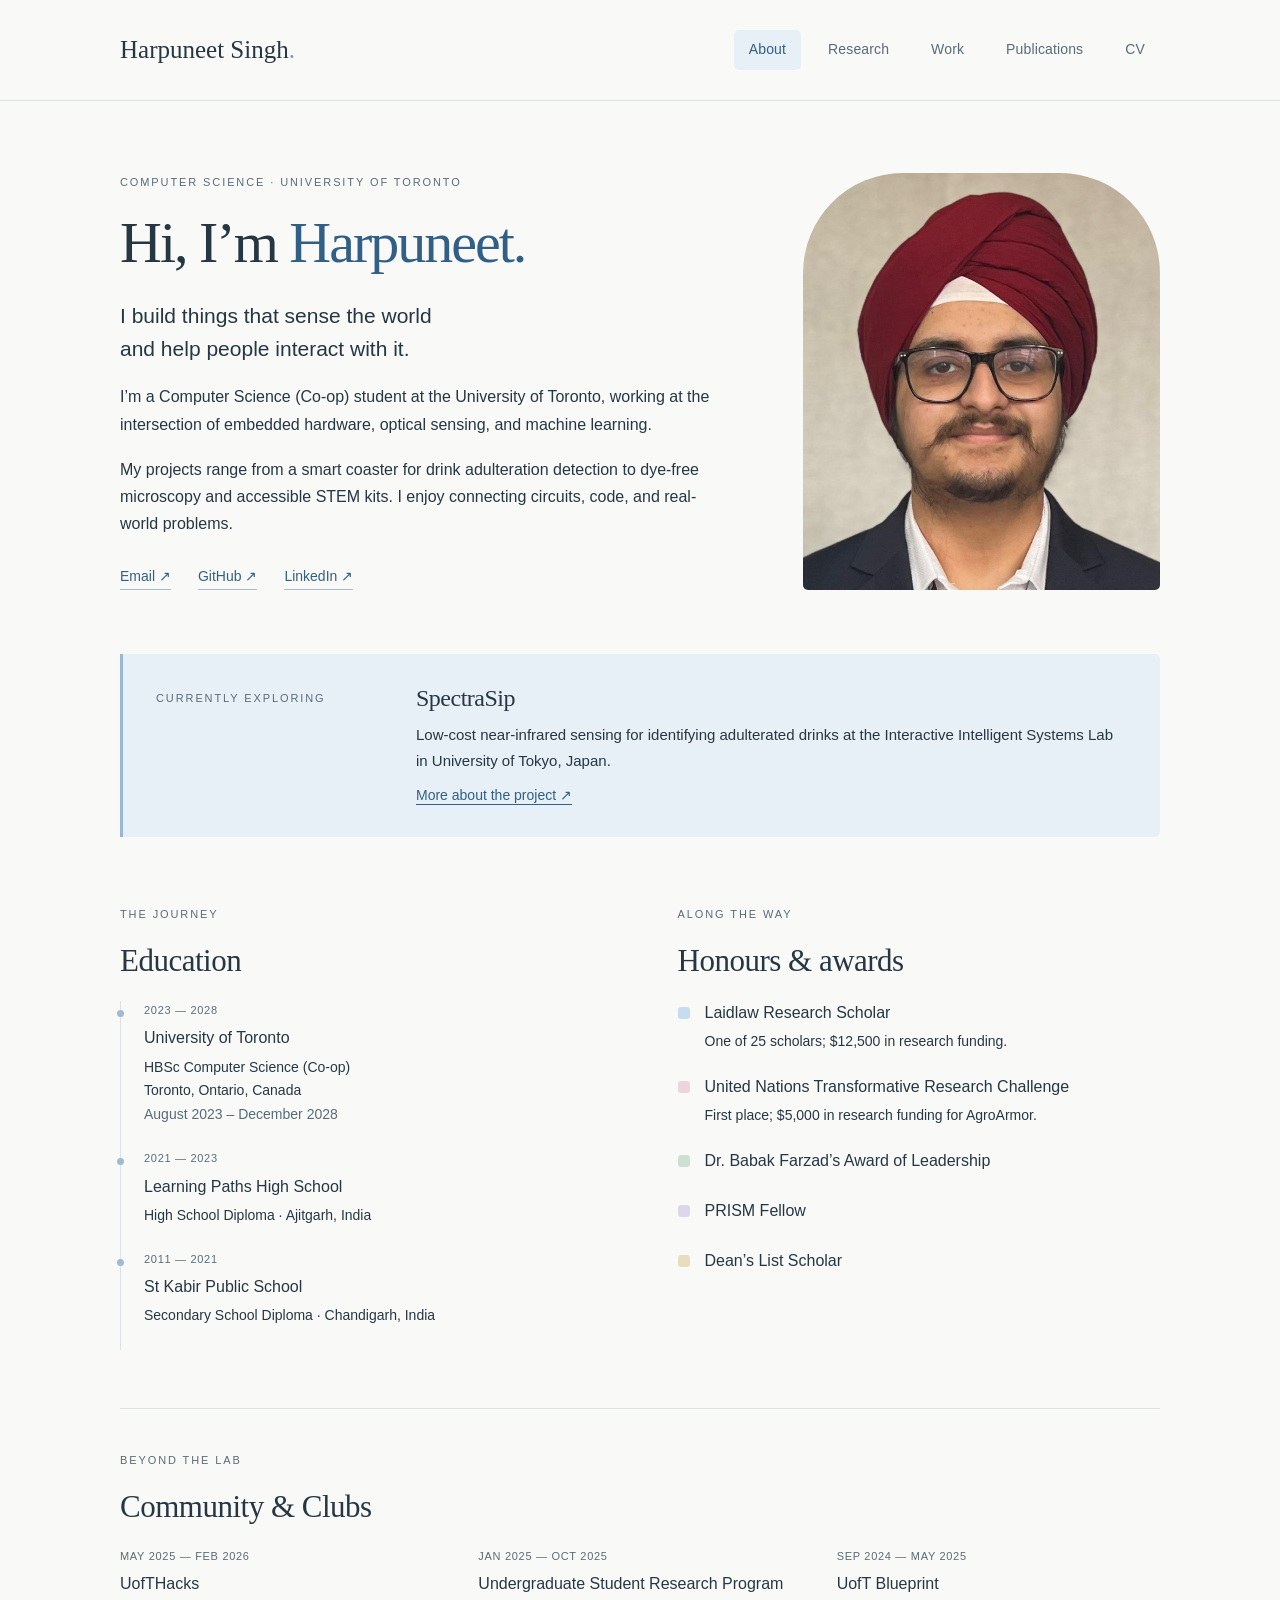
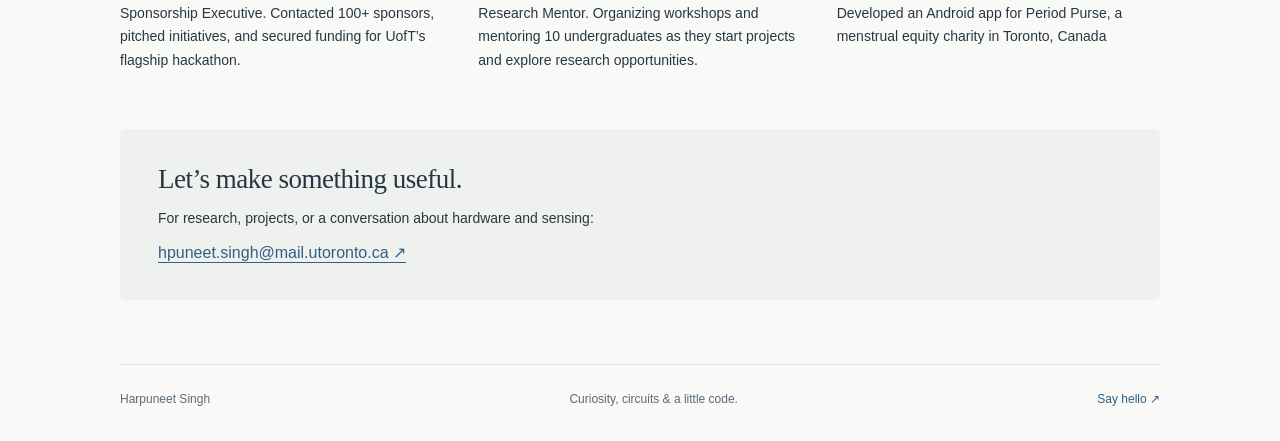
<file: index.html>
<!doctype html>
<html lang="en">
  <head>
    <meta charset="utf-8">
    <meta name="viewport" content="width=device-width,initial-scale=1">
    <meta name="description" content="Harpuneet Singh — University of Toronto computer science student working across sensing, embedded systems, and human-centred technology.">
    <meta name="theme-color" content="#f9faf8">
    <title>About · Harpuneet Singh</title>
    <link rel="icon" href="assets/favicon.svg" type="image/svg+xml">
    <link rel="stylesheet" href="assets/style.css">
    <script src="assets/site.js" defer></script>
  </head>
  <body>
    <a class="skip" href="#main">Skip to content</a>
    <header>
      <div class="header-inner">
        <a class="wordmark" href="index.html">Harpuneet Singh<span class="dot">.</span></a>
        <nav aria-label="Main navigation">
          <a href="index.html" aria-current="page">About</a>
          <a href="research.html">Research</a>
          <a href="work.html">Work</a>
          <a href="publications.html">Publications</a>
          <a href="cv.html">CV</a>
        </nav>
      </div>
    </header>
    <main id="main">
      <section class="intro">
        <div class="intro-copy">
          <p class="eyebrow">
            COMPUTER SCIENCE · UNIVERSITY OF TORONTO
          </p>
          <h1>
            Hi, I’m <span>Harpuneet.</span>
          </h1>
          <p class="lead">
            I build things that sense the world<br class="desktop"> and help people interact with it.
          </p>
          <p>
            I’m a Computer Science (Co-op) student at the University of Toronto, working at the intersection of <strong>embedded hardware, optical sensing, and machine learning.</strong>
          </p>
          <p>
            My projects range from a smart coaster for drink adulteration detection to dye-free microscopy and accessible STEM kits. I enjoy connecting circuits, code, and real-world problems.
          </p>
          <div class="contact-links">
            <a href="mailto:hpuneet.singh@mail.utoronto.ca">Email ↗</a>
            <a href="https://github.com/Harpuneet2005">GitHub ↗</a>
            <a href="https://www.linkedin.com/in/harpuneet2005/">LinkedIn ↗</a>
          </div>
        </div>
        <figure class="portrait">
          <img src="assets/images/portrait.jpg" alt="Headshot of Harpuneet Singh" width="660" height="769">
        </figure>
      </section>
      <section class="now">
        <span class="eyebrow">CURRENTLY EXPLORING</span>
        <div>
          <h2>
            SpectraSip
          </h2>
          <p>
            Low-cost near-infrared sensing for identifying adulterated drinks at the Interactive Intelligent Systems Lab in University of Tokyo, Japan.
          </p>
          <a href="research.html#spectrasip">More about the project <span aria-hidden="true">↗</span></a>
        </div>
      </section>
      <section class="about-grid">
        <div>
          <p class="eyebrow">
            THE JOURNEY
          </p>
          <h2>
            Education
          </h2>
          <div class="timeline">
            <article>
              <span class="date">2023 — 2028</span>
              <h3>
                University of Toronto
              </h3>
              <p>
                HBSc Computer Science (Co-op)<br>Toronto, Ontario, Canada<br><span class="muted">August 2023 – December 2028</span>
              </p>
            </article>
            <article>
              <span class="date">2021 — 2023</span>
              <h3>
                Learning Paths High School
              </h3>
              <p>
                High School Diploma · Ajitgarh, India
              </p>
            </article>
            <article>
              <span class="date">2011 — 2021</span>
              <h3>
                St Kabir Public School
              </h3>
              <p>
                Secondary School Diploma · Chandigarh, India
              </p>
            </article>
          </div>
        </div>
        <div>
          <p class="eyebrow">
            ALONG THE WAY
          </p>
          <h2>
            Honours & awards
          </h2>
          <ul class="award-list">
            <li>
              <span class="award-dot blue"></span>
              <div>
                <h3>
                  Laidlaw Research Scholar
                </h3>
                <p>
                  One of 25 scholars; $12,500 in research funding.
                </p>
              </div>
            </li>
            <li>
              <span class="award-dot pink"></span>
              <div>
                <h3>
                  United Nations Transformative Research Challenge
                </h3>
                <p>
                  First place; $5,000 in research funding for AgroArmor.
                </p>
              </div>
            </li>
            <li>
              <span class="award-dot sage"></span>
              <div>
                <h3>
                  Dr. Babak Farzad’s Award of Leadership
                </h3>
              </div>
            </li>
            <li>
              <span class="award-dot lavender"></span>
              <div>
                <h3>
                  PRISM Fellow
                </h3>
              </div>
            </li>
            <li>
              <span class="award-dot sand"></span>
              <div>
                <h3>
                  Dean’s List Scholar
                </h3>
              </div>
            </li>
          </ul>
        </div>
      </section>
      <section class="section-line">
        <p class="eyebrow">
          BEYOND THE LAB
        </p>
        <h2>
          Community & Clubs
        </h2>
        <!-- Make this easier to see, some kind of backdrop maybe, make the timelines slightly bigger. Fix the random full stops-->
        <div class="community">
          <article>
            <span class="date">MAY 2025 — FEB 2026</span>
            <h3>
              UofTHacks
            </h3>
            <p>
              Sponsorship Executive. Contacted 100+ sponsors, pitched initiatives, and secured funding for UofT’s flagship hackathon.
            </p>
          </article>
          <article>
            <span class="date">JAN 2025 — OCT 2025</span>
            <h3>
              Undergraduate Student Research Program
            </h3>
            <p>
              Research Mentor. Organizing workshops and mentoring 10 undergraduates as they start projects and explore research opportunities.
            </p>
          </article>
          <article>
            <span class="date">SEP 2024 — MAY 2025</span>
            <h3>
              UofT Blueprint
            </h3>
            <p>
              Developed an Android app for Period Purse, a menstrual equity charity in Toronto, Canada
            </p>
          </article>
        </div>
      </section>
      <section class="closing">
        <h2>
          Let’s make something useful.
        </h2>
        <p>
          For research, projects, or a conversation about hardware and sensing:
        </p>
        <a class="email" href="mailto:hpuneet.singh@mail.utoronto.ca">hpuneet.singh@mail.utoronto.ca ↗</a>
      </section>
    </main>
    <footer>
      <span>Harpuneet Singh</span>
      <span>Curiosity, circuits & a little code.</span>
      <a href="mailto:hpuneet.singh@mail.utoronto.ca">Say hello ↗</a>
    </footer>
  </body>
</html>
</file>
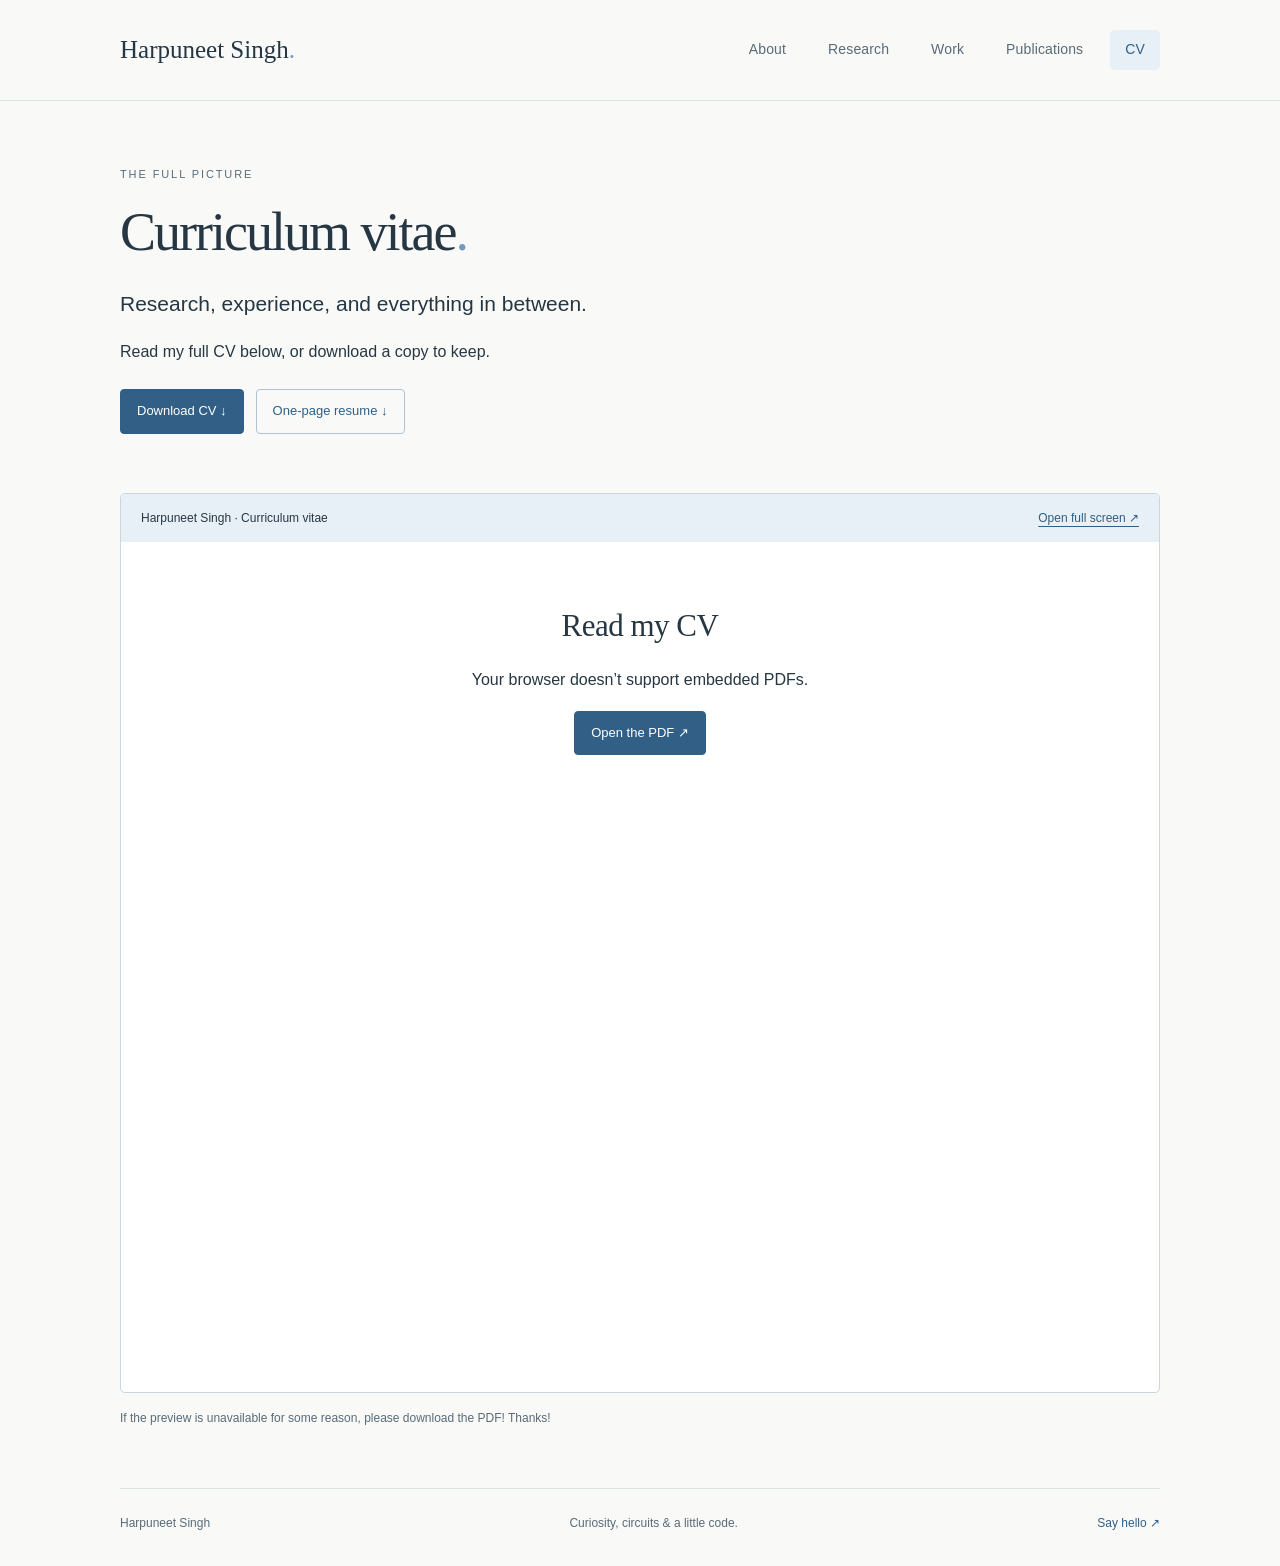
<file: cv.html>
<!doctype html>
<html lang="en">
  <head>
    <meta charset="utf-8">
    <meta name="viewport" content="width=device-width,initial-scale=1">
    <meta name="description" content="Harpuneet Singh — University of Toronto computer science student working across sensing, embedded systems, and human-centred technology.">
    <meta name="theme-color" content="#f9faf8">
    <title>CV · Harpuneet Singh</title>
    <link rel="icon" href="assets/favicon.svg" type="image/svg+xml">
    <link rel="stylesheet" href="assets/style.css">
    <script src="assets/site.js" defer></script>
  </head>
  <body>
    <a class="skip" href="#main">Skip to content</a>
    <header>
      <div class="header-inner">
        <a class="wordmark" href="index.html">Harpuneet Singh<span class="dot">.</span></a>
        <nav aria-label="Main navigation">
          <a href="index.html">About</a>
          <a href="research.html">Research</a>
          <a href="work.html">Work</a>
          <a href="publications.html">Publications</a>
          <a href="cv.html" aria-current="page">CV</a>
        </nav>
      </div>
    </header>
    <main id="main">
      <section class="page-heading">
        <p class="eyebrow">
          THE FULL PICTURE
        </p>
        <h1>
          Curriculum vitae<span class="dot">.</span>
        </h1>
        <p class="lead">
          Research, experience, and everything in between.
        </p>
        <p>
          Read my full CV below, or download a copy to keep.
        </p>
        <div class="actions">
          <a class="button" href="assets/documents/Harpuneet-Singh-CV.pdf" download>Download CV ↓</a>
          <a class="button secondary" href="assets/documents/Harpuneet-Singh-Resume.pdf" download>One-page resume ↓</a>
        </div>
      </section>
      <section class="cv-panel" aria-label="CV document viewer">
        <div class="cv-toolbar">
          <span>Harpuneet Singh · Curriculum vitae</span>
          <a href="assets/documents/Harpuneet-Singh-CV.pdf" target="_blank" rel="noopener">Open full screen ↗</a>
        </div>
        <object data="assets/documents/Harpuneet-Singh-CV.pdf#view=FitH" type="application/pdf" title="Harpuneet Singh’s curriculum vitae">
          <div class="pdf-fallback">
            <h2>
              Read my CV
            </h2>
            <p>
              Your browser doesn’t support embedded PDFs.
            </p>
            <a class="button" href="assets/documents/Harpuneet-Singh-CV.pdf">Open the PDF ↗</a>
          </div>
        </object>
      </section>
      <p class="muted small">
        If the preview is unavailable for some reason, please download the PDF! Thanks!
      </p>
    </main>
    <footer>
      <span>Harpuneet Singh</span>
      <span>Curiosity, circuits & a little code.</span>
      <a href="mailto:hpuneet.singh@mail.utoronto.ca">Say hello ↗</a>
    </footer>
  </body>
</html>
</file>
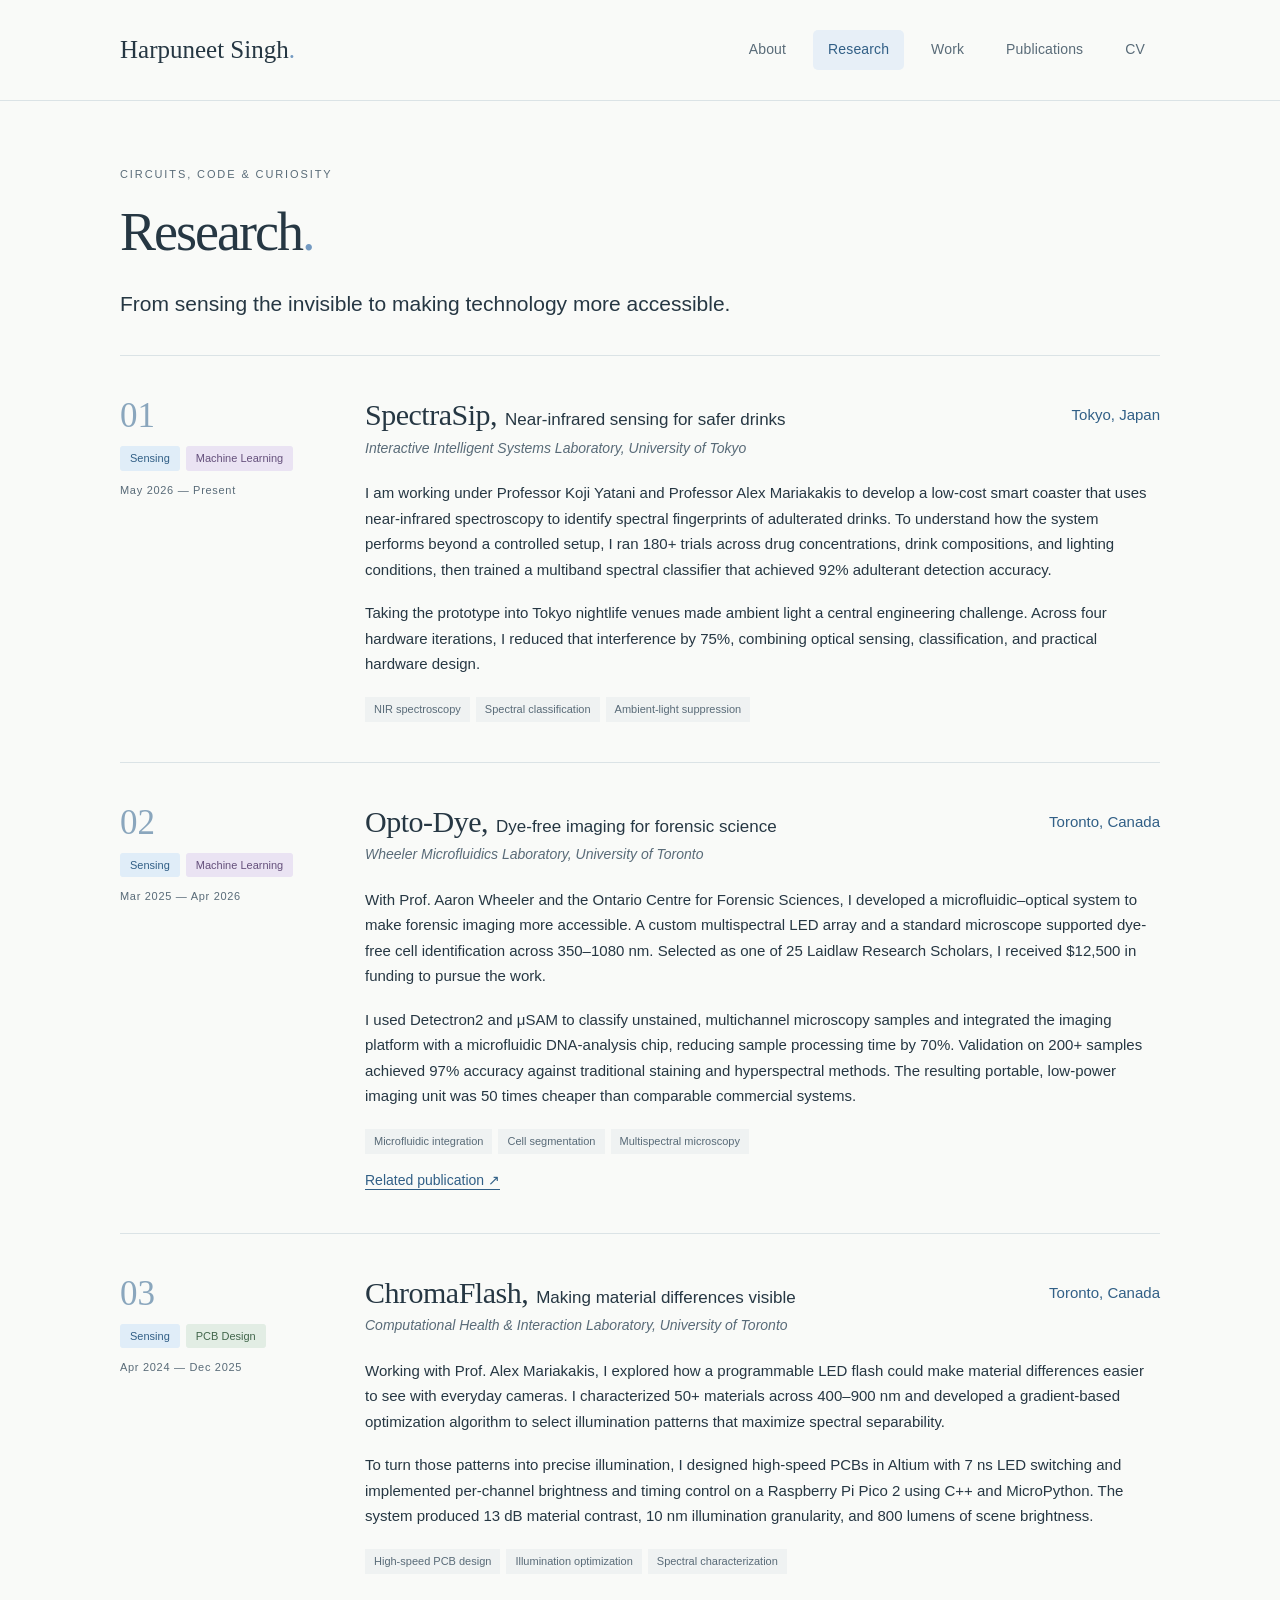
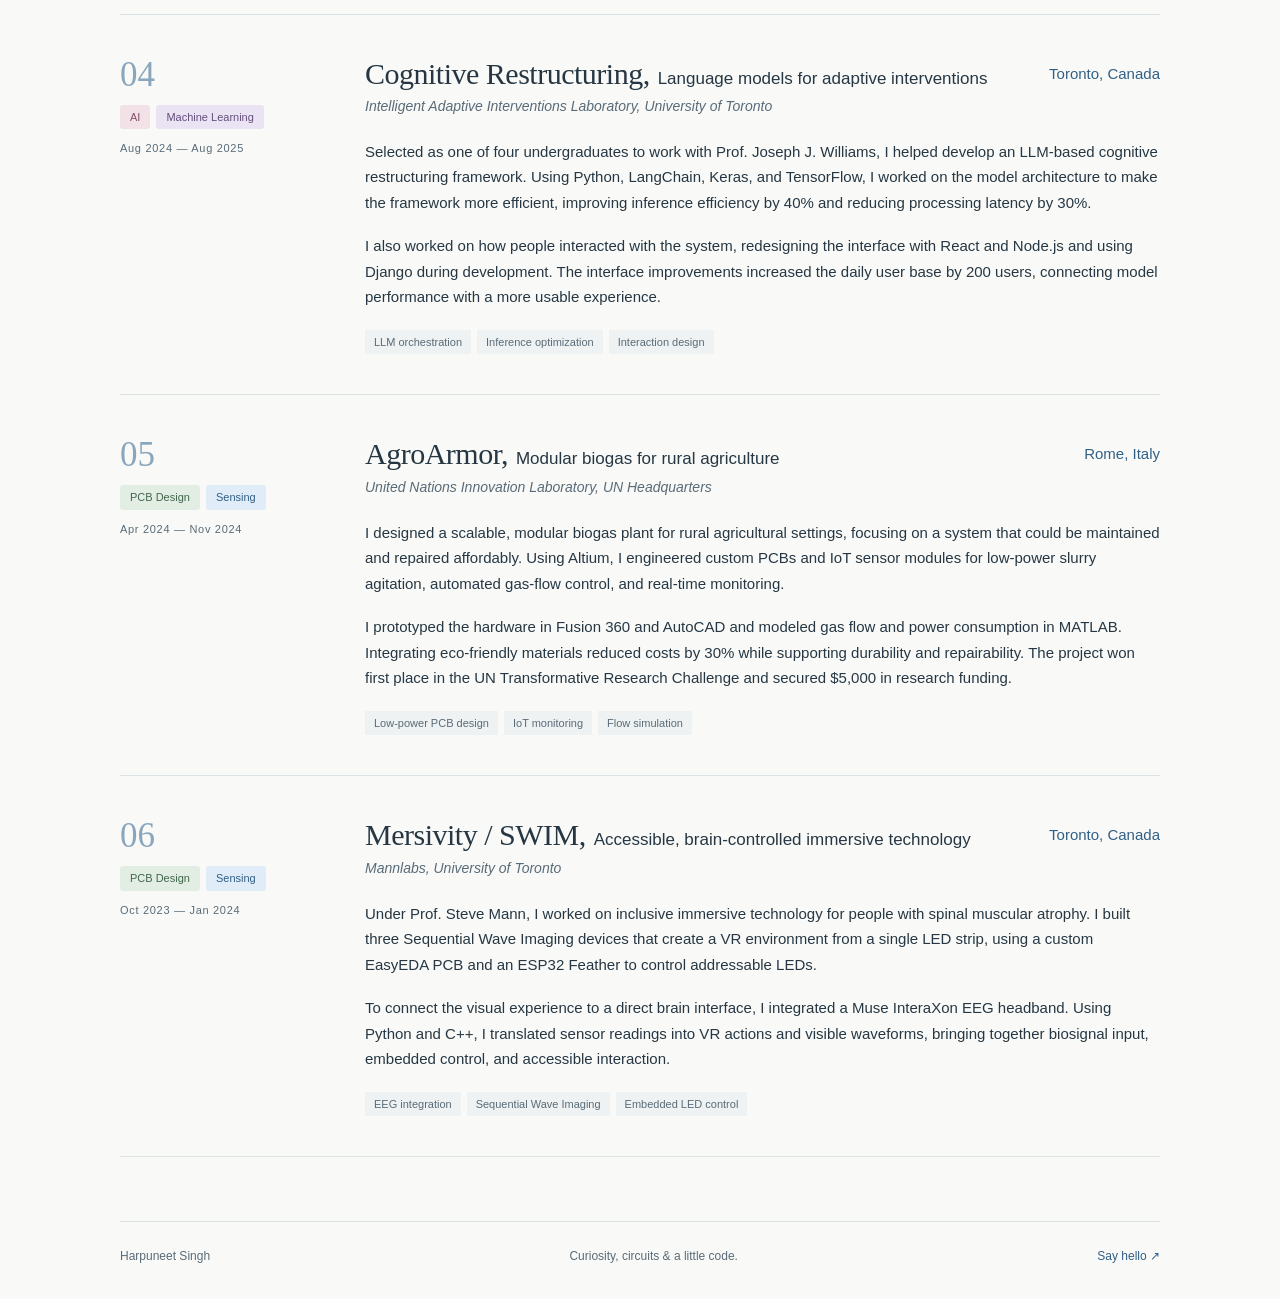
<file: projects.html>
<!doctype html>
<html lang="en">
  <head>
    <meta charset="utf-8">
    <meta name="viewport" content="width=device-width, initial-scale=1">
    <title>Projects have moved · Harpuneet Singh</title>
    <script src="assets/redirect-projects.js" defer></script>
  </head>
  <body>
    <h1>Projects have moved</h1>
    <p>Explore <a href="research.html">Research</a> or <a href="work.html">Work</a>.</p>
  </body>
</html>
</file>
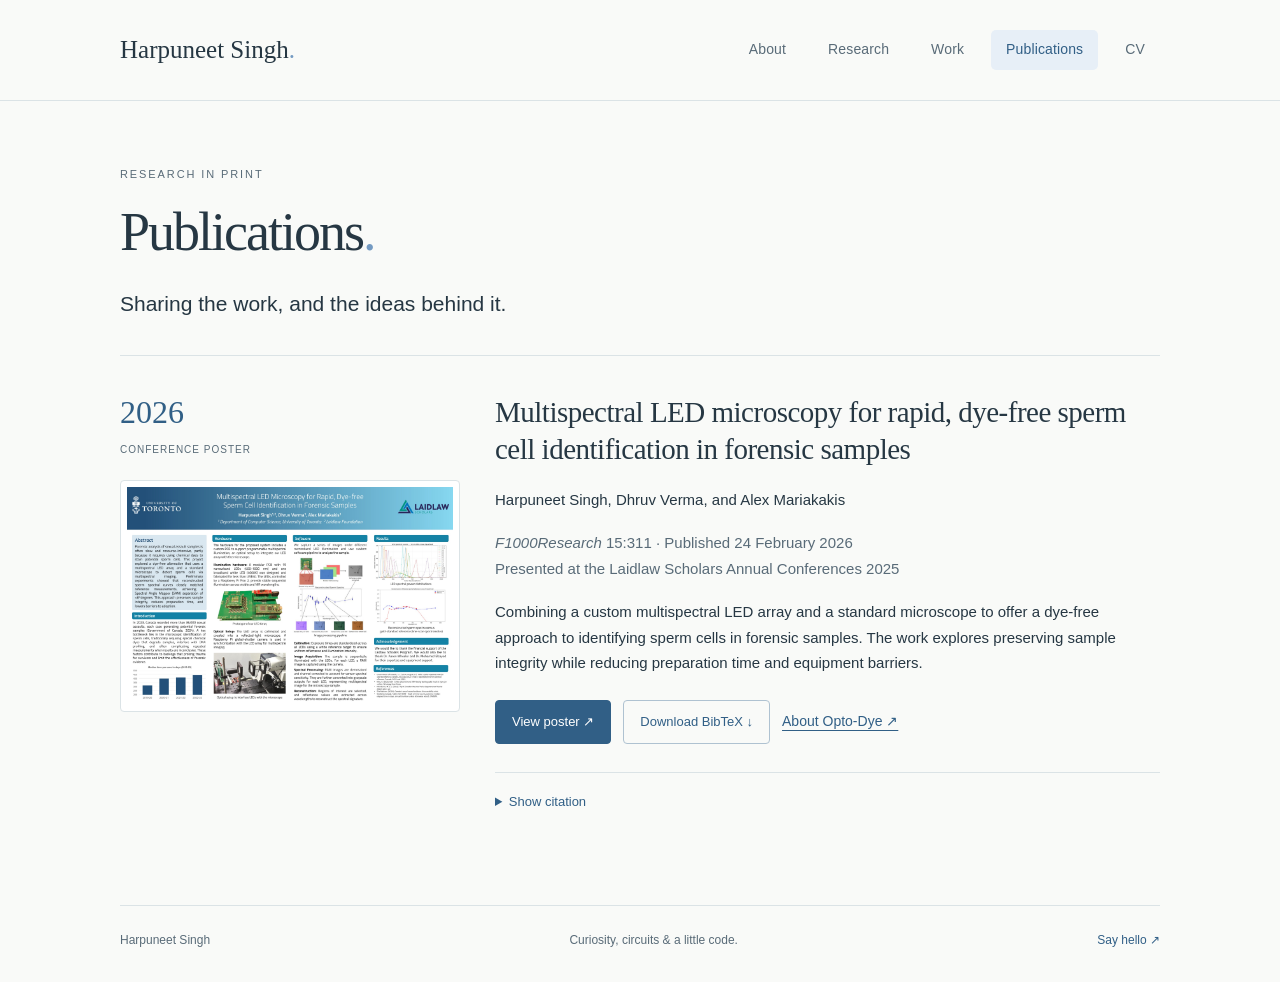
<file: publications.html>
<!doctype html>
<html lang="en">
  <head>
    <meta charset="utf-8">
    <meta name="viewport" content="width=device-width,initial-scale=1">
    <meta name="description" content="Harpuneet Singh — University of Toronto computer science student working across sensing, embedded systems, and human-centred technology.">
    <meta name="theme-color" content="#f9faf8">
    <title>Publications · Harpuneet Singh</title>
    <link rel="icon" href="assets/favicon.svg" type="image/svg+xml">
    <link rel="stylesheet" href="assets/style.css">
    <script src="assets/site.js" defer></script>
  </head>
  <body>
    <a class="skip" href="#main">Skip to content</a>
    <header>
      <div class="header-inner">
        <a class="wordmark" href="index.html">Harpuneet Singh<span class="dot">.</span></a>
        <nav aria-label="Main navigation">
          <a href="index.html">About</a>
          <a href="research.html">Research</a>
          <a href="work.html">Work</a>
          <a href="publications.html" aria-current="page">Publications</a>
          <a href="cv.html">CV</a>
        </nav>
      </div>
    </header>
    <main id="main">
      <section class="page-heading">
        <p class="eyebrow">
          RESEARCH IN PRINT
        </p>
        <h1>
          Publications<span class="dot">.</span>
        </h1>
        <p class="lead">
          Sharing the work, and the ideas behind it.
        </p>
      </section>
      <article class="publication">
        <div class="pub-year">
          2026<span>CONFERENCE POSTER</span>
          <!-- Landscape poster: intrinsic dimensions preserve its original aspect ratio. -->
          <a class="poster-thumbnail" href="https://doi.org/10.7490/f1000research.1120482.1"
             aria-label="View the multispectral microscopy poster">
            <img src="assets/images/poster.jpg"
                 alt="Multispectral LED microscopy research poster by Harpuneet Singh, Dhruv Verma, and Alex Mariakakis"
                 width="250" height="167" loading="lazy">
          </a>
        </div>
        <div>
          <h2>
            Multispectral LED microscopy for rapid, dye-free sperm cell identification in forensic samples
          </h2>
          <p>
            <strong>Harpuneet Singh</strong>, Dhruv Verma, and Alex Mariakakis
          </p>
          <p class="muted">
            <em>F1000Research</em> 15:311 · Published 24 February 2026<br>Presented at the Laidlaw Scholars Annual Conferences 2025
          </p>
          <p>
            Combining a custom multispectral LED array and a standard microscope to offer a dye-free approach to identifying sperm cells in forensic samples. The work explores preserving sample integrity while reducing preparation time and equipment barriers.
          </p>
          <div class="actions">
            <a class="button" href="https://doi.org/10.7490/f1000research.1120482.1">View poster ↗</a>
            <a class="button secondary" href="assets/publications.bib" download>Download BibTeX ↓</a>
            <a class="text-link" href="research.html#opto-dye">About Opto-Dye ↗</a>
          </div>
          <details>
            <summary>
              Show citation
            </summary>
            <p>
              Singh H, Verma D, Mariakakis A. Multispectral LED microscopy for rapid, dye-free sperm cell identification in forensic samples. F1000Research. 2026;15:311. Conference poster. doi:10.7490/f1000research.1120482.1.
            </p>
          </details>
        </div>
      </article>
    </main>
    <footer>
      <span>Harpuneet Singh</span>
      <span>Curiosity, circuits & a little code.</span>
      <a href="mailto:hpuneet.singh@mail.utoronto.ca">Say hello ↗</a>
    </footer>
  </body>
</html>
</file>
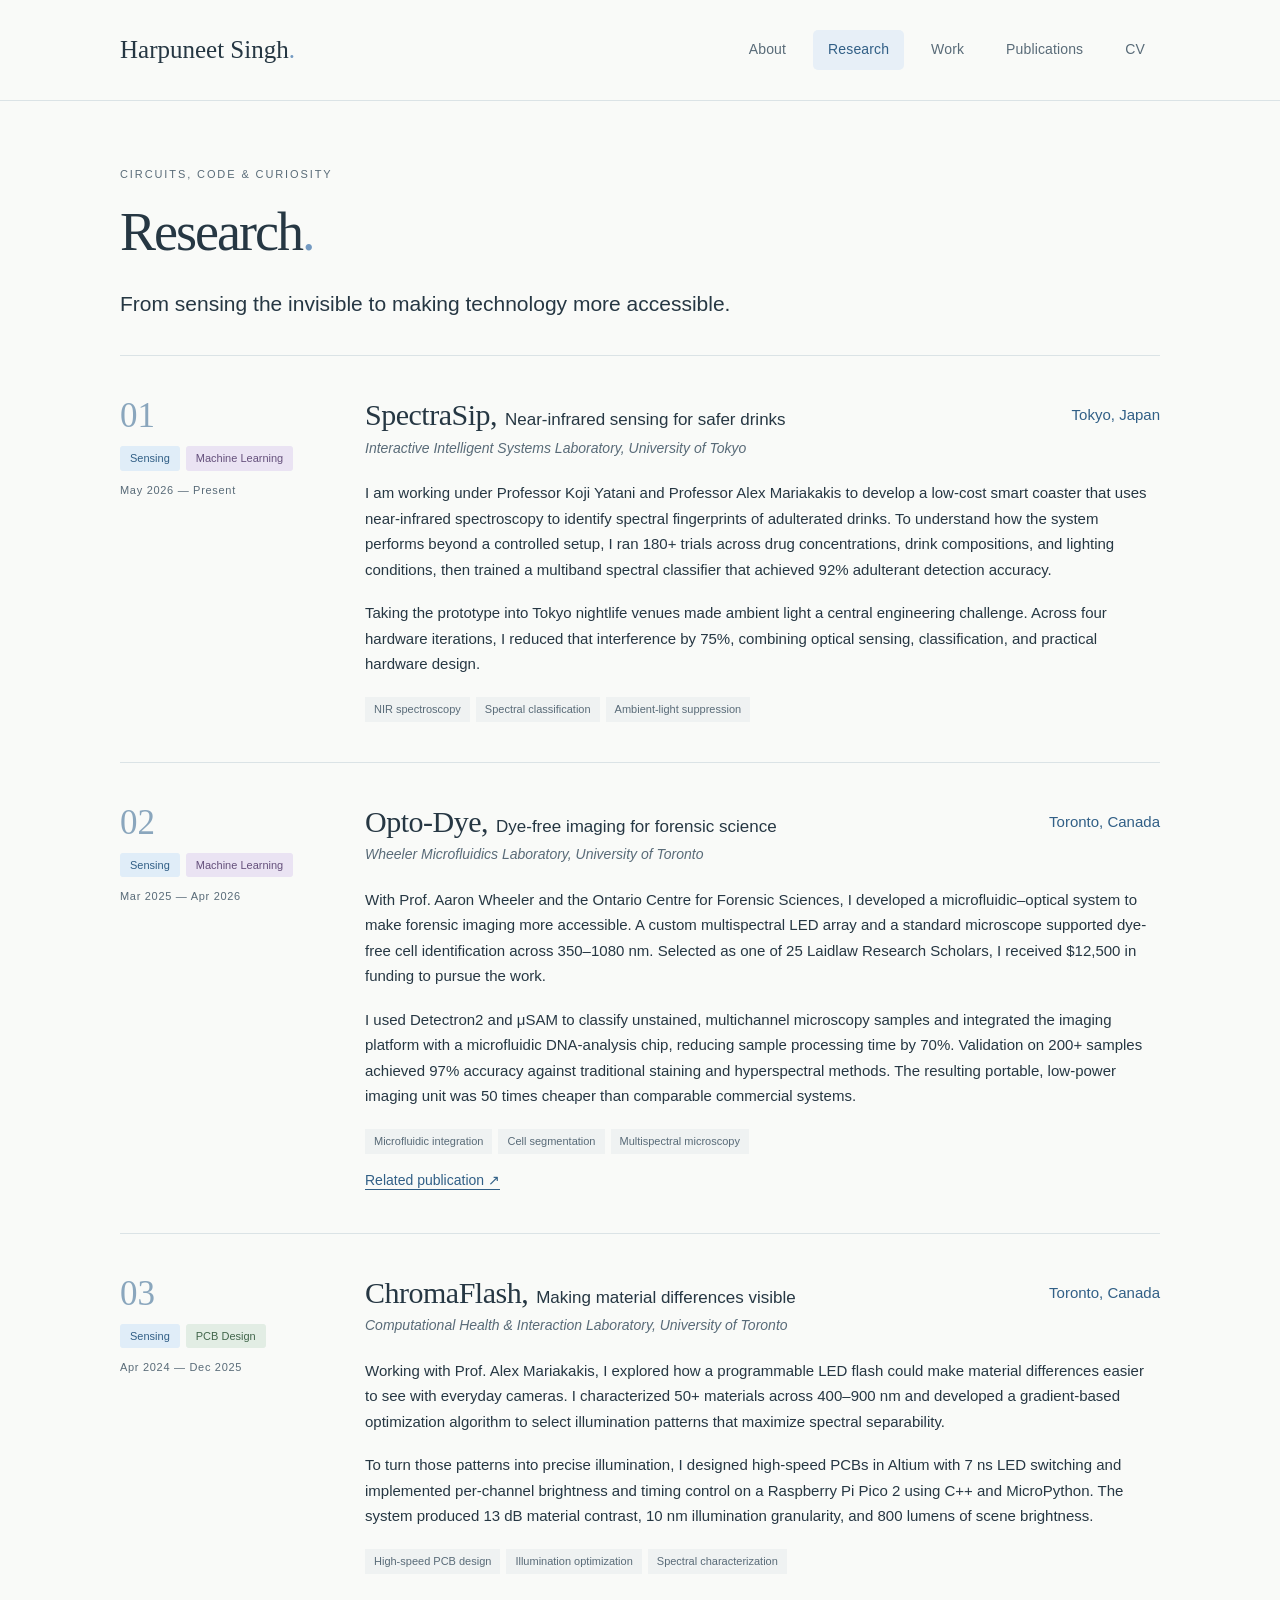
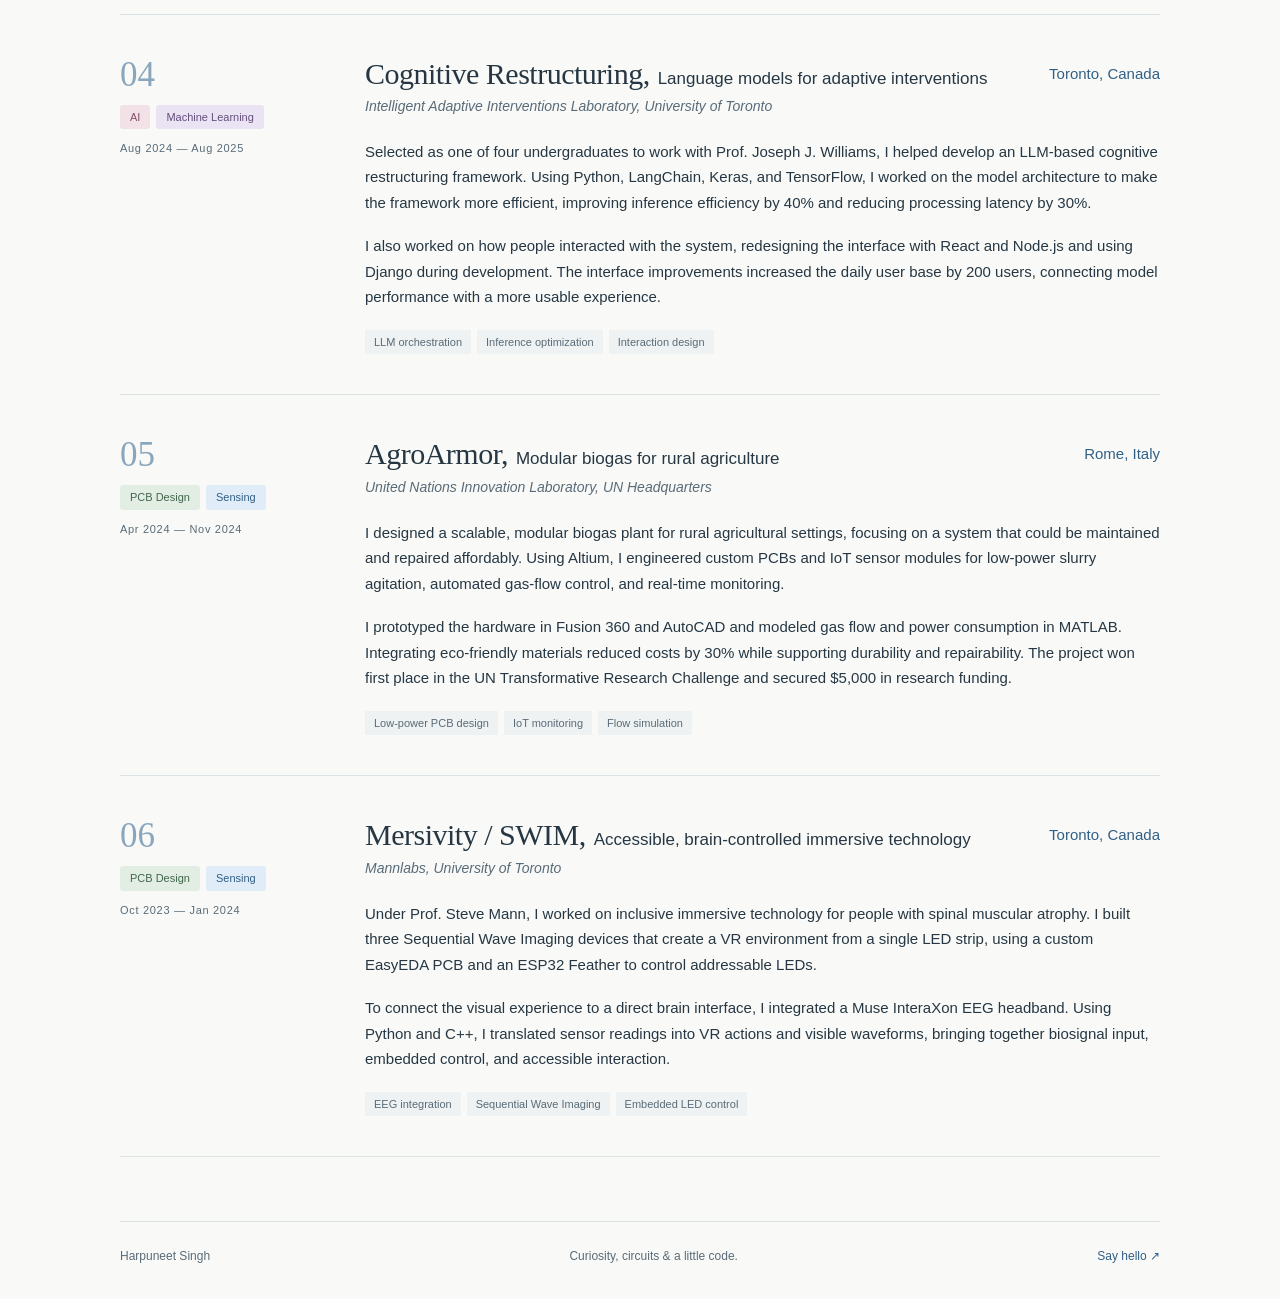
<file: research.html>
<!doctype html>
<html lang="en">
  <head>
    <meta charset="utf-8">
    <meta name="viewport" content="width=device-width,initial-scale=1">
    <meta name="description" content="Harpuneet Singh — University of Toronto computer science student working across sensing, embedded systems, and human-centred technology.">
    <meta name="theme-color" content="#f9faf8">
    <title>Research · Harpuneet Singh</title>
    <link rel="icon" href="assets/favicon.svg" type="image/svg+xml">
    <link rel="stylesheet" href="assets/style.css">
    <script src="assets/site.js" defer></script>
  </head>
  <body>
    <a class="skip" href="#main">Skip to content</a>
    <header>
      <div class="header-inner">
        <a class="wordmark" href="index.html">Harpuneet Singh<span class="dot">.</span></a>
        <nav aria-label="Main navigation">
          <a href="index.html">About</a>
          <a href="research.html" aria-current="page">Research</a>
          <a href="work.html">Work</a>
          <a href="publications.html">Publications</a>
          <a href="cv.html">CV</a>
        </nav>
      </div>
    </header>
    <main id="main">
      <section class="page-heading">
        <p class="eyebrow">CIRCUITS, CODE & CURIOSITY</p>
        <h1>Research<span class="dot">.</span></h1>
        <p class="lead">From sensing the invisible to making technology more accessible.</p>
      </section>
      <hr class="research-divider">
      <div class="projects">
        <article class="project" id="spectrasip">
          <div class="project-side">
            <span class="project-number">01</span>
            <div class="project-categories">
              <span class="category category-sensing">Sensing</span>
              <span class="category category-machine-learning">Machine Learning</span>
            </div>
            <span class="date">May 2026 — Present</span>
          </div>
          <div class="entry-body">
            <div class="entry-heading">
              <div class="entry-title-block">
                <div class="project-title-line">
                  <h2>SpectraSip,</h2>
                  <p class="project-sub">Near-infrared sensing for safer drinks</p>
                </div>
                <p class="lab">Interactive Intelligent Systems Laboratory, University of Tokyo</p>
              </div>
              <p class="entry-location">Tokyo, Japan</p>
            </div>
            <!-- Optional image for spectrasip:
            Save an image as assets/images/spectrasip.jpg and remove these HTML comment markers.
            <figure class="project-image">
              <a href="assets/images/spectrasip.jpg" aria-label="View full-size spectrasip image">
                <img src="assets/images/spectrasip.jpg" alt="SpectraSip project photograph" loading="lazy">
              </a>
            </figure>
            -->
            <p>
              I am working under Professor Koji Yatani and Professor Alex Mariakakis to develop a low-cost smart coaster that uses near-infrared
              spectroscopy to identify spectral fingerprints of adulterated drinks. To understand how
              the system performs beyond a controlled setup, I ran 180+ trials across drug
              concentrations, drink compositions, and lighting conditions, then trained a multiband spectral
              classifier that achieved 92% adulterant detection accuracy.
            </p>
            <p>
              Taking the prototype into Tokyo nightlife venues made ambient light a central
              engineering challenge. Across four hardware iterations, I reduced that
              interference by 75%, combining optical sensing, classification, and practical
              hardware design.
            </p>
            <div class="tags">
              <span>NIR spectroscopy</span>
              <span>Spectral classification</span>
              <span>Ambient-light suppression</span>
            </div>
          </div>
        </article>
        <article class="project" id="opto-dye">
          <div class="project-side">
            <span class="project-number">02</span>
            <div class="project-categories">
              <span class="category category-sensing">Sensing</span>
              <span class="category category-machine-learning">Machine Learning</span>
            </div>
            <span class="date">Mar 2025 — Apr 2026</span>
          </div>
          <div class="entry-body">
            <div class="entry-heading">
              <div class="entry-title-block">
                <div class="project-title-line">
                  <h2>Opto-Dye,</h2>
                  <p class="project-sub">Dye-free imaging for forensic science</p>
                </div>
                <p class="lab">Wheeler Microfluidics Laboratory, University of Toronto</p>
              </div>
              <p class="entry-location">Toronto, Canada</p>
            </div>
            <!-- Optional image for opto-dye:
            Save an image as assets/images/opto-dye.jpg and remove these HTML comment markers.
            <figure class="project-image">
              <a href="assets/images/opto-dye.jpg" aria-label="View full-size Opto-Dye image">
                <img src="assets/images/opto-dye.jpg" alt="Opto-Dye project image" loading="lazy">
              </a>
            </figure>
            -->
            <p>
              With Prof. Aaron Wheeler and the Ontario Centre for Forensic
              Sciences, I developed a microfluidic–optical system to make forensic imaging more
              accessible. A custom multispectral LED array and a standard microscope
              supported dye-free cell identification across 350–1080 nm. Selected as
              one of 25 Laidlaw Research Scholars, I received $12,500 in
              funding to pursue the work.
            </p>
            <p>
              I used Detectron2 and μSAM to classify unstained, multichannel microscopy
              samples and integrated the imaging platform with a microfluidic DNA-analysis
              chip, reducing sample processing time by 70%. Validation on
              200+ samples achieved 97% accuracy against traditional
              staining and hyperspectral methods. The resulting portable, low-power imaging unit was
              50 times cheaper than comparable commercial systems.
            </p>
            <div class="tags">
              <span>Microfluidic integration</span>
              <span>Cell segmentation</span>
              <span>Multispectral microscopy</span>
            </div>
            <a class="text-link" href="publications.html">Related publication ↗</a>
          </div>
        </article>
        <article class="project" id="chromaflash">
          <div class="project-side">
            <span class="project-number">03</span>
            <div class="project-categories">
              <span class="category category-sensing">Sensing</span>
              <span class="category category-pcb-design">PCB Design</span>
            </div>
            <span class="date">Apr 2024 — Dec 2025</span>
          </div>
          <div class="entry-body">
            <div class="entry-heading">
              <div class="entry-title-block">
                <div class="project-title-line">
                  <h2>ChromaFlash,</h2>
                  <p class="project-sub">Making material differences visible</p>
                </div>
                <p class="lab">Computational Health &amp; Interaction Laboratory, University of Toronto</p>
              </div>
              <p class="entry-location">Toronto, Canada</p>
            </div>
            <!-- Optional image for chromaflash:
            Save an image as assets/images/chromaflash.jpg and remove these HTML comment markers.
            <figure class="project-image">
              <a href="assets/images/chromaflash.jpg" aria-label="View full-size chromaflash image">
                <img src="assets/images/chromaflash.jpg" alt="ChromaFlash project photograph" loading="lazy">
              </a>
            </figure>
            -->
            <p>
              Working with Prof. Alex Mariakakis, I explored how a programmable LED flash
              could make material differences easier to see with everyday cameras. I characterized 50+
              materials across 400–900 nm and developed a gradient-based optimization
              algorithm to select illumination patterns that maximize spectral separability.
            </p>
            <p>
              To turn those patterns into precise illumination, I designed high-speed PCBs in
              Altium with 7 ns LED switching and implemented per-channel brightness
              and timing control on a Raspberry Pi Pico 2 using C++ and
              MicroPython. The system produced 13 dB material contrast, 10
              nm illumination granularity, and 800 lumens of scene brightness.
            </p>
            <div class="tags">
              <span>High-speed PCB design</span>
              <span>Illumination optimization</span>
              <span>Spectral characterization</span>
            </div>
          </div>
        </article>
        <article class="project" id="cognitive-restructuring">
          <div class="project-side">
            <span class="project-number">04</span>
            <div class="project-categories">
              <span class="category category-ai">AI</span>
              <span class="category category-machine-learning">Machine Learning</span>
            </div>
            <span class="date">Aug 2024 — Aug 2025</span>
          </div>
          <div class="entry-body">
            <div class="entry-heading">
              <div class="entry-title-block">
                <div class="project-title-line">
                  <h2>Cognitive Restructuring,</h2>
                  <p class="project-sub">Language models for adaptive interventions</p>
                </div>
                <p class="lab">Intelligent Adaptive Interventions Laboratory, University of Toronto</p>
              </div>
              <p class="entry-location">Toronto, Canada</p>
            </div>
            <!-- Optional image for cognitive-restructuring:
            Save an image as assets/images/cognitive-restructuring.jpg and remove these HTML comment markers.
            <figure class="project-image">
              <a href="assets/images/cognitive-restructuring.jpg" aria-label="View full-size cognitive-restructuring image">
                <img src="assets/images/cognitive-restructuring.jpg" alt="Cognitive Restructuring project photograph" loading="lazy">
              </a>
            </figure>
            -->
            <p>
              Selected as one of four undergraduates to work with Prof. Joseph J.
              Williams, I helped develop an LLM-based cognitive restructuring
              framework. Using Python, LangChain, Keras, and TensorFlow, I worked on
              the model architecture to make the framework more efficient, improving inference
              efficiency by 40% and reducing processing latency by 30%.
            </p>
            <p>
              I also worked on how people interacted with the system, redesigning the interface with
              React and Node.js and using Django during development. The
              interface improvements increased the daily user base by 200 users, connecting
              model performance with a more usable experience.
            </p>
            <div class="tags">
              <span>LLM orchestration</span>
              <span>Inference optimization</span>
              <span>Interaction design</span>
            </div>
          </div>
        </article>
        <article class="project" id="agroarmor">
          <div class="project-side">
            <span class="project-number">05</span>
            <div class="project-categories">
              <span class="category category-pcb-design">PCB Design</span>
              <span class="category category-sensing">Sensing</span>
            </div>
            <span class="date">Apr 2024 — Nov 2024</span>
          </div>
          <div class="entry-body">
            <div class="entry-heading">
              <div class="entry-title-block">
                <div class="project-title-line">
                  <h2>AgroArmor,</h2>
                  <p class="project-sub">Modular biogas for rural agriculture</p>
                </div>
                <p class="lab">United Nations Innovation Laboratory, UN Headquarters</p>
              </div>
              <p class="entry-location">Rome, Italy</p>
            </div>
            <!-- Optional image for agroarmor:
            Save an image as assets/images/agroarmor.jpg and remove these HTML comment markers.
            <figure class="project-image">
              <a href="assets/images/agroarmor.jpg" aria-label="View full-size agroarmor image">
                <img src="assets/images/agroarmor.jpg" alt="AgroArmor project photograph" loading="lazy">
              </a>
            </figure>
            -->
            <p>
              I designed a scalable, modular biogas plant for rural agricultural settings,
              focusing on a system that could be maintained and repaired affordably. Using
              Altium, I engineered custom PCBs and IoT sensor modules for
              low-power slurry agitation, automated gas-flow control, and real-time monitoring.
            </p>
            <p>
              I prototyped the hardware in Fusion 360 and AutoCAD and modeled gas flow and
              power consumption in MATLAB. Integrating eco-friendly materials reduced costs
              by 30% while supporting durability and repairability. The project won
              first place in the UN Transformative Research Challenge and secured
              $5,000 in research funding.
            </p>
            <div class="tags">
              <span>Low-power PCB design</span>
              <span>IoT monitoring</span>
              <span>Flow simulation</span>
            </div>
          </div>
        </article>
        <article class="project" id="mersivity">
          <div class="project-side">
            <span class="project-number">06</span>
            <div class="project-categories">
              <span class="category category-pcb-design">PCB Design</span>
              <span class="category category-sensing">Sensing</span>
            </div>
            <span class="date">Oct 2023 — Jan 2024</span>
          </div>
          <div class="entry-body">
            <div class="entry-heading">
              <div class="entry-title-block">
                <div class="project-title-line">
                  <h2>Mersivity / SWIM,</h2>
                  <p class="project-sub">Accessible, brain-controlled immersive technology</p>
                </div>
                <p class="lab">Mannlabs, University of Toronto</p>
              </div>
              <p class="entry-location">Toronto, Canada</p>
            </div>
            <!-- 
            <figure class="project-image">
              <a href="assets/images/mersivity.jpg" aria-label="View full-size mersivity image">
                <img src="assets/images/mersivity.jpg" alt="Mersivity project photograph" loading="lazy">
              </a>
            </figure>
            -->
            <p>
              Under Prof. Steve Mann, I worked on inclusive immersive technology for people
              with spinal muscular atrophy. I built three Sequential Wave Imaging
              devices that create a VR environment from a single LED strip, using a custom
              EasyEDA PCB and an ESP32 Feather to control addressable LEDs.
            </p>
            <p>
              To connect the visual experience to a direct brain interface, I integrated a Muse
              InteraXon EEG headband. Using Python and C++, I translated sensor
              readings into VR actions and visible waveforms, bringing together biosignal input, embedded
              control, and accessible interaction.
            </p>
            <div class="tags">
              <span>EEG integration</span>
              <span>Sequential Wave Imaging</span>
              <span>Embedded LED control</span>
            </div>
          </div>
        </article>
        <!-- <article class="project" id="ev-forecasting">
          <div class="project-side">
            <span class="project-number">07</span>
            <div class="project-categories">
              <span class="category category-machine-learning">Machine Learning</span>
            </div>
            <span class="date">May 2023 — Jul 2023</span>
          </div>
          <div class="entry-body">
            <div class="entry-heading">
              <div class="entry-title-block">
                <div class="project-title-line">
                  <h2>EV Forecasting,</h2>
                  <p class="project-sub">Predictive models informed by online sentiment</p>
                </div>
                <p class="lab">Tendril Solutions Research</p>
              </div>
              <p class="entry-location">Ajitgarh, India</p>
            </div>
            Optional image for ev-forecasting:
            Save an image as assets/images/ev-forecasting.jpg and remove these HTML comment markers.
            <figure class="project-image">
              <a href="assets/images/ev-forecasting.jpg" aria-label="View full-size ev-forecasting image">
                <img src="assets/images/ev-forecasting.jpg" alt="EV Forecasting project image" loading="lazy">
              </a>
            </figure>
            
            <p>
              As a research intern, I explored how online discussions could inform electric-vehicle
              valuations. I built predictive models using Python, Keras, and
              TensorFlow and compared social platforms to assess how useful their brand sentiment was
              for forecasting.
            </p>
            <p>
              I improved data collection by parsing Reddit and Twitter discussions,
              connecting public perceptions with the valuation models. The work achieved 84% model
              accuracy, with 18% less processing time and 10% lower token
              cost.
            </p>
            <div class="tags">
              <span>Sentiment analysis</span>
              <span>Valuation modeling</span>
              <span>Text-data processing</span>
            </div>
          </div>
        </article>
        <article class="project" id="ezocr">
          <div class="project-side">
            <span class="project-number">08</span>
            <div class="project-categories">
              <span class="category category-machine-learning">Machine Learning</span>
              <span class="category category-ai">AI</span>
            </div>
            <span class="date">Dec 2021 — Mar 2022</span>
          </div>
          <div class="entry-body">
            <div class="entry-heading">
              <div class="entry-title-block">
                <div class="project-title-line">
                  <h2>EzOCR,</h2>
                  <p class="project-sub">OCR tools for educators</p>
                </div>
                <p class="lab">Learning Paths High School</p>
              </div>
              <p class="entry-location">Ajitgarh, India</p>
            </div>
            Optional image for ezocr:
            Save an image as assets/images/ezocr.jpg and remove these HTML comment markers.
            <figure class="project-image">
              <a href="assets/images/ezocr.jpg" aria-label="View full-size ezocr image">
                <img src="assets/images/ezocr.jpg" alt="EzOCR project screenshot" loading="lazy">
              </a>
            </figure>
            
            <p>
              I developed EzOCR for my high school to help teachers detect plagiarism in
              handwritten assignments. The application used optical character
              recognition to support the review process, combining a Python workflow
              with Pandas for data handling and TensorFlow and Keras for
              machine learning.
            </p>
            <p>
              I built the application interface and supporting services with React, JavaScript, and
              Node.js, bringing the workflow into a tool teachers could use. It was adopted by
              40+ faculty members and reduced the time spent processing academic dishonesty
              cases by 65%.
            </p>
            <div class="tags">
              <span>Handwriting OCR</span>
              <span>Document processing</span>
              <span>Educator-facing interfaces</span>
            </div>
          </div>
        </article> -->
      </div>
    </main>
    <footer>
      <span>Harpuneet Singh</span>
      <span>Curiosity, circuits & a little code.</span>
      <a href="mailto:hpuneet.singh@mail.utoronto.ca">Say hello ↗</a>
    </footer>
  </body>
</html>
</file>
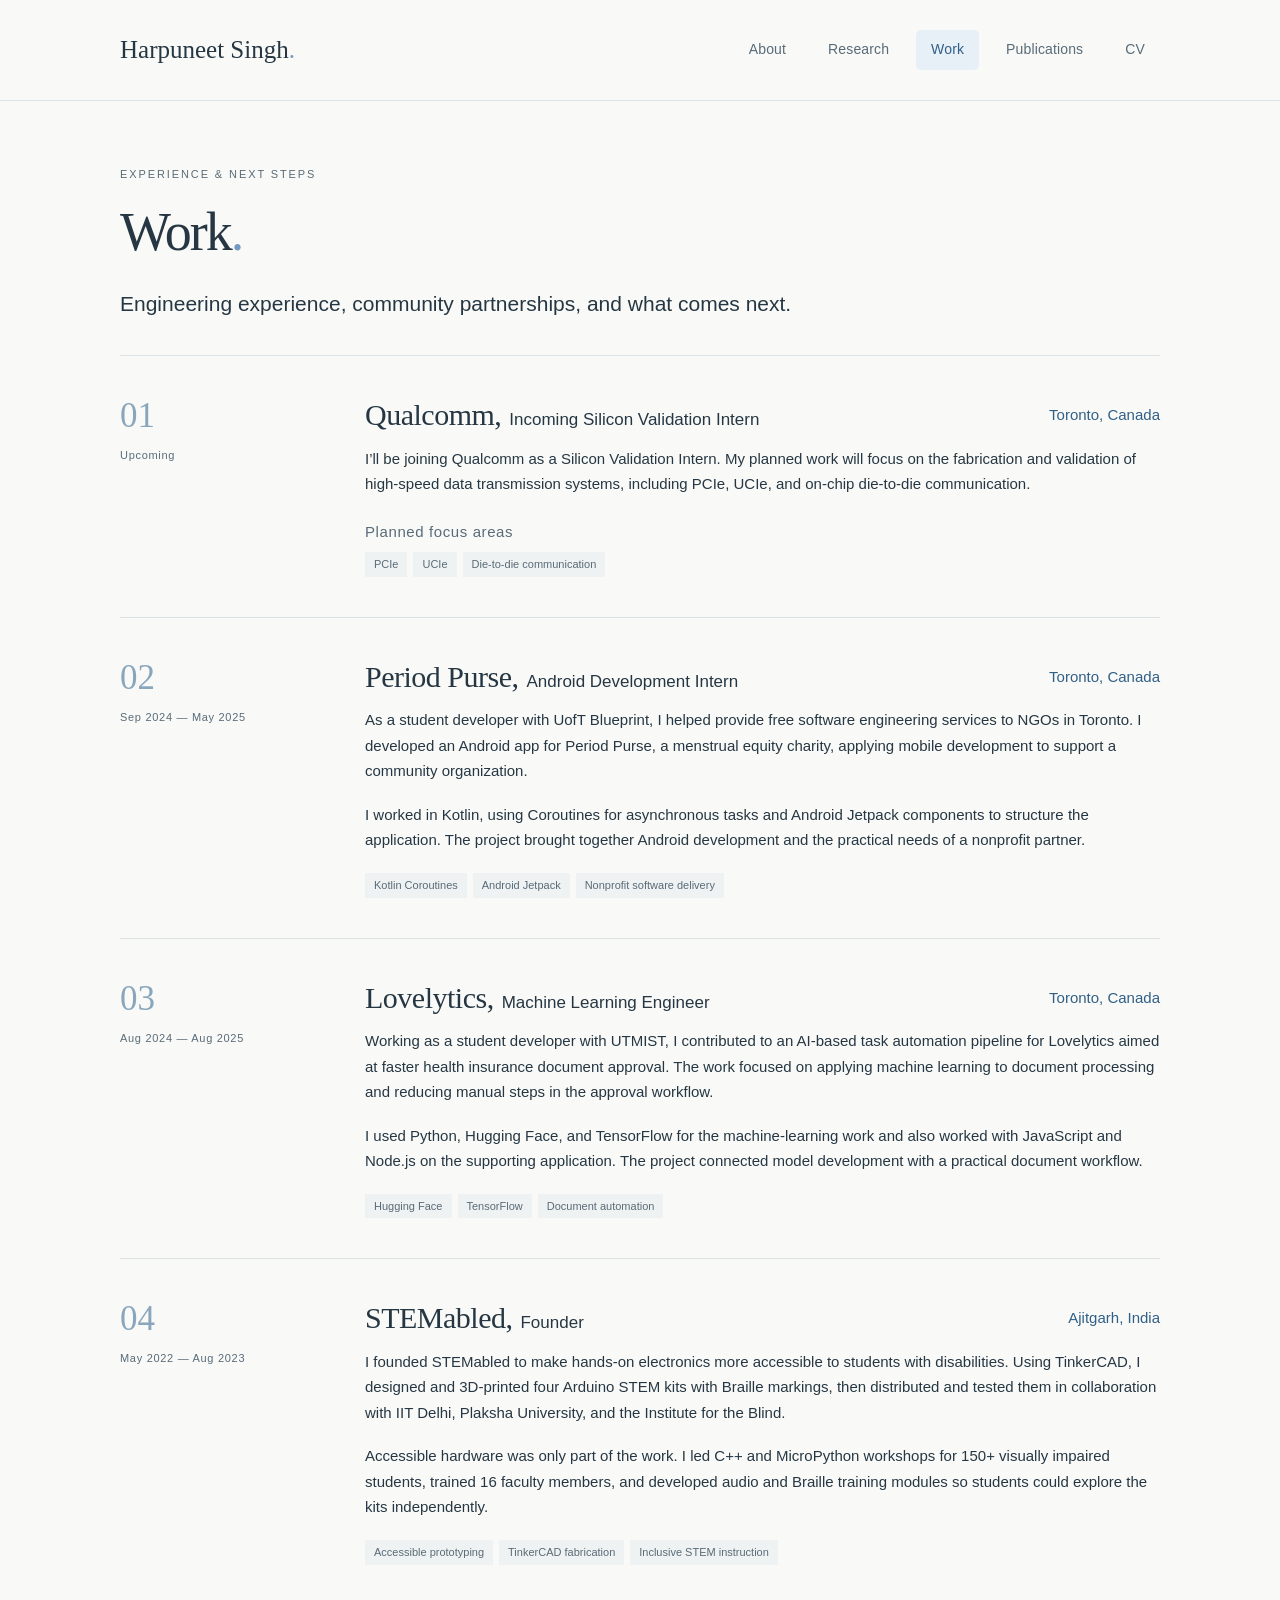
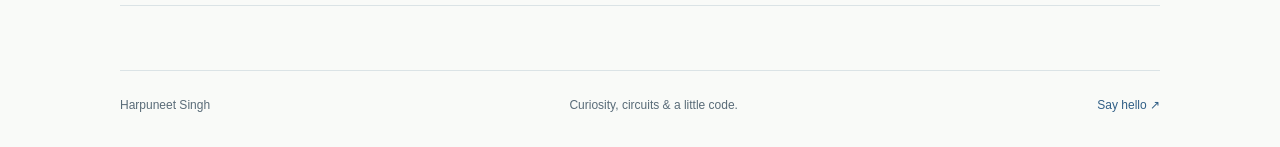
<file: work.html>
<!doctype html>
<html lang="en">
  <head>
    <meta charset="utf-8">
    <meta name="viewport" content="width=device-width,initial-scale=1">
    <meta name="description" content="Harpuneet Singh — University of Toronto computer science student working across sensing, embedded systems, and human-centred technology.">
    <meta name="theme-color" content="#f9faf8">
    <title>Work · Harpuneet Singh</title>
    <link rel="icon" href="assets/favicon.svg" type="image/svg+xml">
    <link rel="stylesheet" href="assets/style.css">
    <script src="assets/site.js" defer></script>
  </head>
  <body>
    <a class="skip" href="#main">Skip to content</a>
    <header>
      <div class="header-inner">
        <a class="wordmark" href="index.html">Harpuneet Singh<span class="dot">.</span></a>
        <nav aria-label="Main navigation">
          <a href="index.html">About</a>
          <a href="research.html">Research</a>
          <a href="work.html" aria-current="page">Work</a>
          <a href="publications.html">Publications</a>
          <a href="cv.html">CV</a>
        </nav>
      </div>
    </header>
    <main id="main">
      <section class="page-heading">
        <p class="eyebrow">EXPERIENCE & NEXT STEPS</p>
        <h1>Work<span class="dot">.</span></h1>
        <p class="lead">Engineering experience, community partnerships, and what comes next.</p>
      </section>
      <hr class="research-divider">
      <div class="projects">
        <article class="project" id="qualcomm">
          <div class="project-side">
            <span class="project-number">01</span>
            <span class="date">Upcoming</span>
          </div>
          <div class="entry-body">
            <div class="entry-heading">
              <div class="entry-title-block">
                <div class="project-title-line">
                  <h2>Qualcomm,</h2>
                  <p class="project-sub">Incoming Silicon Validation Intern</p>
                </div>
              </div>
              <p class="entry-location">Toronto, Canada</p>
            </div>
            <p>
              I’ll be joining Qualcomm as a Silicon Validation Intern. My planned work will focus on the fabrication and validation of
              high-speed data transmission systems, including PCIe, UCIe, and on-chip
              die-to-die communication.
            </p>
            <p class="skill-label">Planned focus areas</p>
            <div class="tags">
              <span>PCIe</span>
              <span>UCIe</span>
              <span>Die-to-die communication</span>
            </div>
          </div>
        </article>
        <article class="project" id="period-purse">
          <div class="project-side">
            <span class="project-number">02</span>
            <span class="date">Sep 2024 — May 2025</span>
          </div>
          <div class="entry-body">
            <div class="entry-heading">
              <div class="entry-title-block">
                <div class="project-title-line">
                  <h2>Period Purse,</h2>
                  <p class="project-sub">Android Development Intern</p>
                </div>
              </div>
              <p class="entry-location">Toronto, Canada</p>
            </div>
            <p>
              As a student developer with UofT Blueprint, I helped provide free
              software engineering services to NGOs in Toronto. I developed an Android app
              for Period Purse, a menstrual equity charity, applying mobile development to support a
              community organization.
            </p>
            <p>
              I worked in Kotlin, using Coroutines for asynchronous tasks
              and Android Jetpack components to structure the application. The project
              brought together Android development and the practical needs of a nonprofit partner.
            </p>
            <div class="tags">
              <span>Kotlin Coroutines</span>
              <span>Android Jetpack</span>
              <span>Nonprofit software delivery</span>
            </div>
          </div>
        </article>
        <article class="project" id="lovelytics">
          <div class="project-side">
            <span class="project-number">03</span>
            <span class="date">Aug 2024 — Aug 2025</span>
          </div>
          <div class="entry-body">
            <div class="entry-heading">
              <div class="entry-title-block">
                <div class="project-title-line">
                  <h2>Lovelytics,</h2>
                  <p class="project-sub">Machine Learning Engineer</p>
                </div>
              </div>
              <p class="entry-location">Toronto, Canada</p>
            </div>
            <p>
              Working as a student developer with UTMIST, I contributed to an
              AI-based task automation pipeline for Lovelytics aimed at faster health
              insurance document approval. The work focused on applying machine learning to document
              processing and reducing manual steps in the approval workflow.
            </p>
            <p>
              I used Python, Hugging Face, and TensorFlow for the machine-learning work and
              also worked with JavaScript and Node.js on the supporting application. The
              project connected model development with a practical document workflow.
            </p>
            <div class="tags">
              <span>Hugging Face</span>
              <span>TensorFlow</span>
              <span>Document automation</span>
            </div>
          </div>
        </article>
        <article class="project" id="stemabled">
          <div class="project-side">
            <span class="project-number">04</span>
            <span class="date">May 2022 — Aug 2023</span>
          </div>
          <div class="entry-body">
            <div class="entry-heading">
              <div class="entry-title-block">
                <div class="project-title-line">
                  <h2>STEMabled,</h2>
                  <p class="project-sub">Founder</p>
                </div>
              </div>
              <p class="entry-location">Ajitgarh, India</p>
            </div>
            <p>
              I founded STEMabled to make hands-on electronics more accessible to students
              with disabilities. Using TinkerCAD, I designed and 3D-printed four
              Arduino STEM kits with Braille markings, then distributed and tested them in
              collaboration with IIT Delhi, Plaksha University, and the Institute for the
              Blind.
            </p>
            <p>
              Accessible hardware was only part of the work. I led C++ and MicroPython workshops for
              150+ visually impaired students, trained 16 faculty members, and
              developed audio and Braille training modules so students could explore the kits
              independently.
            </p>
            <div class="tags">
              <span>Accessible prototyping</span>
              <span>TinkerCAD fabrication</span>
              <span>Inclusive STEM instruction</span>
            </div>
          </div>
        </article>
        <!-- <article class="project" id="suprstudent">
          <div class="project-side">
            <span class="project-number">05</span>
            <span class="date">Oct 2021 — Nov 2021</span>
          </div>
          <div class="entry-body">
            <div class="entry-heading">
              <div class="entry-title-block">
                <div class="project-title-line">
                  <h2>SuprStudent,</h2>
                  <p class="project-sub">Cybersecurity Intern</p>
                </div>
              </div>
              <p class="entry-location">Ajitgarh, India</p>
            </div>
            <p>
              I was responsible for finding and fixing vulnerabilities in SuprStudent’s Android
              application. Through security testing and investigation, I identified,
              documented, and resolved 17 bugs, glitches, and security risks, following issues from
              discovery through to remediation.
            </p>
            <div class="tags">
              <span>Android security testing</span>
              <span>Vulnerability assessment</span>
              <span>Security remediation</span>
            </div>
          </div>
        </article> -->
      </div>
    </main>
    <footer>
      <span>Harpuneet Singh</span>
      <span>Curiosity, circuits & a little code.</span>
      <a href="mailto:hpuneet.singh@mail.utoronto.ca">Say hello ↗</a>
    </footer>
  </body>
</html>
</file>
<file: assets/style.css>
:root {
  --paper: #f9faf8;
  --ink: #263743;
  --muted: #596b78;
  --blue: #315f86;
  --light-blue: #e7eff7;
  --line: #dbe3e6;
  --serif: Georgia, 'Times New Roman', serif;
}

/* GENERAL */

* {
  box-sizing: border-box;
}

body {
  margin: 0;
  background: var(--paper);
  color: var(--ink);
  font: 16px/1.7 -apple-system, BlinkMacSystemFont,
    'Segoe UI', Arial, sans-serif;
}

a {
  color: var(--blue);
  text-underline-offset: 4px;
}

a:hover {
  text-decoration: underline;
}

a:focus-visible,
button:focus-visible,
summary:focus-visible {
  outline: 3px solid #337eb5;
  outline-offset: 5px;
}

/* HEADER & NAVIGATION */

header {
  border-bottom: 1px solid var(--line);
  background: var(--paper);
}

.header-inner {
  max-width: 1112px;
  margin: auto;
  min-height: 100px;
  display: flex;
  align-items: center;
  justify-content: space-between;
  padding: 0 36px;
  gap: 24px;
}

.wordmark {
  font-family: var(--serif);
  font-size: 25px;
  color: var(--ink);
  text-decoration: none;
  white-space: nowrap;
}

.dot {
  color: #749ac2;
}

nav {
  display: flex;
  gap: 12px;
}

nav a {
  font-size: 14px;
  letter-spacing: .01em;
  color: var(--muted);
  padding: 8px 15px;
  text-decoration: none;
  border-radius: 5px;
}

nav a[aria-current=page] {
  color: var(--blue);
  background: var(--light-blue);
}

nav a:hover {
  background: #edf1f3;
  text-decoration: none;
}

/* MAIN TYPOGRAPHY */

main {
  max-width: 1112px;
  padding: 0 36px;
  margin: auto;
}

h1, h2, h3, p {
  margin-top: 0;
}

h1 {
  font-family: var(--serif);
  font-weight: 400;
  letter-spacing: -2px;
  font-size: 58px;
  line-height: 1.13;
  margin-bottom: 25px;
}

h1 span:not(.dot) {
  color: var(--blue);
}

h2 {
  font-family: var(--serif);
  font-size: 31px;
  line-height: 1.25;
  font-weight: 400;
  letter-spacing: -.5px;
  margin-bottom: 20px;
}

h3 {
  font-size: 16px;
  line-height: 1.45;
  font-weight: 400;
  margin-bottom: 6px;
}

p {
  margin-bottom: 18px;
}

.eyebrow {
  font-size: 11px;
  letter-spacing: 1.9px;
  font-weight: 400;
  color: var(--muted);
  margin-bottom: 18px;
}

.lead {
  font-size: 21px;
  line-height: 1.55;
  color: var(--ink);
  max-width: 680px;
}

/* HOME PAGE */

.intro {
  display: grid;
  grid-template-columns: 1.7fr 1fr;
  gap: 75px;
  align-items: center;
  padding: 72px 0 64px;
}

.intro-copy > p:not(.lead):not(.eyebrow) {
  max-width: 590px;
}

.portrait {
  margin: 0;
  align-self: center;
}

.portrait img {
  display: block;
  width: 100%;
  height: auto;
  border-radius: 100px 100px 5px 5px;
}

.portrait figcaption {
  font-size: 11px;
  color: var(--muted);
  text-align: center;
  margin-top: 12px;
}

.contact-links {
  display: flex;
  gap: 27px;
  margin-top: 28px;
}

.contact-links a {
  font-size: 14px;
  text-decoration: none;
  border-bottom: 1px solid #a9bbca;
}

.now {
  display: grid;
  grid-template-columns: 230px 1fr;
  gap: 30px;
  background: var(--light-blue);
  border-left: 3px solid #97b8d5;
  padding: 29px 33px;
  margin: 0 0 68px;
  border-radius: 0 5px 5px 0;
}

.now .eyebrow {
  padding-top: 6px;
  margin: 0;
}

.now h2 {
  font-size: 24px;
  margin-bottom: 9px;
}

.now p {
  margin-bottom: 8px;
  font-size: 15px;
}

.now a {
  font-size: 14px;
}

.about-grid {
  display: grid;
  grid-template-columns: 1fr 1fr;
  gap: 75px;
  margin-bottom: 58px;
}

.timeline article {
  padding: 0 0 22px 23px;
  position: relative;
  border-left: 1px solid var(--line);
}

.timeline article:before {
  content: '';
  width: 7px;
  height: 7px;
  border-radius: 50%;
  background: #a0bbd0;
  position: absolute;
  left: -4px;
  top: 9px;
}

.timeline p {
  font-size: 14px;
  margin: 0;
}

.date {
  font-size: 11px;
  letter-spacing: .7px;
  color: var(--muted);
  display: block;
  margin-bottom: 7px;
}

.award-list {
  padding: 0;
  margin: 0;
  list-style: none;
}

.award-list li {
  display: flex;
  gap: 15px;
  padding: 0 0 21px;
}

.award-list p {
  font-size: 14px;
  margin: 0;
}

.award-dot {
  width: 12px;
  height: 12px;
  border-radius: 3px;
  flex: none;
  margin-top: 6px;
}

.blue { background: #c6ddef; }
.pink { background: #ecd5dd; }
.sage { background: #cedfd3; }
.lavender { background: #ded7ec; }
.sand { background: #e8ddbf; }

.section-line {
  border-top: 1px solid var(--line);
  padding-top: 42px;
}

.community {
  display: grid;
  grid-template-columns: repeat(3, 1fr);
  gap: 35px;
}

.community p {
  font-size: 14px;
}

.closing {
  background: #eef1ed;
  padding: 34px 38px;
  margin: 38px 0 64px;
  border-radius: 5px;
}

.closing h2 {
  font-size: 27px;
  margin-bottom: 10px;
}

.closing p {
  font-size: 14px;
  margin-bottom: 8px;
}

.email {
  font-size: 16px;
  overflow-wrap: anywhere;
}

/* FOOTER */

footer {
  max-width: 1040px;
  margin: 0 auto;
  padding: 24px 0 32px;
  border-top: 1px solid var(--line);
  display: flex;
  justify-content: space-between;
  gap: 18px;
  color: var(--muted);
  font-size: 12px;
}

footer a {
  text-decoration: none;
}

/* PAGE HEADINGS */

.page-heading {
  padding: 64px 0 35px;
}

.page-heading h1 {
  font-size: 54px;
}

.page-heading p:last-child {
  margin-bottom: 0;
}

/* RESEARCH DIVIDER */
/* Replaces the All Research filter row */

.research-divider {
  display: block;
  border: 0;
  border-top: 1px solid var(--line);
  margin: 0;
}

/* OPTIONAL RESEARCH FILTERS */

.filters {
  display: flex;
  gap: 10px;
  flex-wrap: wrap;
  padding-bottom: 27px;
  border-bottom: 1px solid var(--line);
}

button {
  font: inherit;
  cursor: pointer;
}

.filters button {
  font-size: 13px;
  background: transparent;
  border: 1px solid var(--line);
  border-radius: 5px;
  color: var(--muted);
  padding: 8px 15px;
}

.filters button[aria-pressed=true] {
  background: var(--light-blue);
  border-color: #b6cfe1;
  color: var(--blue);
}

.filters button span {
  margin-left: 6px;
  font-size: 11px;
}

/* RESEARCH PROJECTS */

.project {
  display: grid;
  grid-template-columns: 195px 1fr;
  gap: 50px;
  padding: 40px 0;
  border-bottom: 1px solid var(--line);
  scroll-margin-top: 25px;
}

.project-side {
  display: flex;
  align-items: flex-start;
  flex-direction: column;
  gap: 10px;
}

.project-number {
  font: 35px var(--serif);
  color: #8aa6bd;
}

/* MULTIPLE RESEARCH CATEGORIES */

.project-categories {
  display: flex;
  flex-wrap: wrap;
  gap: 6px;
}

.category {
  font-size: 11px;
  padding: 3px 10px;
  border-radius: 3px;
  background: var(--light-blue);
  color: var(--blue);
}

.category-sensing {
  background: #e0edf8;
  color: #315f86;
}

.category-machine-learning {
  background: #eae3f3;
  color: #65507c;
}

.category-3d-printing {
  background: #f5e7db;
  color: #805b38;
}

.category-pcb-design {
  background: #e2ede4;
  color: #41664b;
}

.category-ai {
  background: #f3e1e8;
  color: #825068;
}

/* PROJECT TITLES AND DESCRIPTIONS */

.entry-body {
  min-width: 0;
}

.entry-heading {
  display: flex;
  align-items: flex-start;
  justify-content: space-between;
  gap: 24px;
}

.entry-heading > div {
  min-width: 0;
}

.entry-title-block {
  min-width: 0;
  flex: 1 1 auto;
}

.project-title-line {
  display: flex;
  align-items: baseline;
  flex-wrap: wrap;
  gap: 0 8px;
}

.project h2 {
  margin: 0 0 5px;
  font-size: 30px;
}

.project .project-title-line h2 {
  margin: 0;
}


/* Optional project images */
.project-image {
  float: right;
  width: 40%;
  max-width: 300px;
  margin: 0 0 20px 26px;
  padding: 6px;
  background: #fff;
  border: 1px solid var(--line);
  border-radius: 4px;
}

.project-image a {
  display: block;
}

.project-image img {
  display: block;
  width: 100%;
  height: auto;
}

.project-image:hover {
  border-color: var(--blue);
}

.project .entry-body::after {
  content: "";
  display: block;
  clear: both;
}

@media (max-width: 800px) {
  .project-image {
    float: none;
    width: 100%;
    max-width: 420px;
    margin: 0 0 22px;
  }
}




.project-sub {
  font-size: 17px;
  margin-bottom: 4px;
}

.project .project-title-line .project-sub {
  margin: 0;
  font-size: 17px;
  line-height: 1.6;
}

/* LAB AFFILIATIONS - LARGER AND ITALIC */

.lab {
  font-size: 14px;
  line-height: 1.55;
  font-style: italic;
  font-weight: 400;
  color: var(--muted);
  margin-bottom: 21px;
}

.entry-title-block .lab {
  margin-top: 4px;
}

/* RIGHT-ALIGNED PROJECT LOCATIONS */

.project .entry-heading .entry-location {
  flex: 0 0 auto;
  text-align: right;
  color: var(--blue);
  font-size: 17px;
  font-weight: 400;
  margin-top: 6px;
  white-space: nowrap;
}

.project p:not(.lab):not(.project-sub) {
  font-size: 15px;
}

.project .skill-label {
  font-size: 11px;
  color: var(--muted);
  margin: 22px 0 -12px;
  letter-spacing: .6px;
}

.tags {
  display: flex;
  flex-wrap: wrap;
  gap: 6px;
  margin-top: 20px;
}

.tags span {
  background: #eff2f2;
  padding: 3px 9px;
  font-size: 11px;
  color: var(--muted);
}

.text-link {
  display: inline-block;
  font-size: 14px;
  margin-top: 15px;
}

.projects {
  margin-bottom: 64px;
}

[hidden] {
  display: none !important;
}

/* PUBLICATIONS */

.publication {
  display: grid;
  grid-template-columns: 340px minmax(0, 1fr);
  gap: 35px;
  border-top: 1px solid var(--line);
  padding: 38px 0 80px;
  min-height: 530px;
}

.pub-year {
  font: 32px var(--serif);
  color: var(--blue);
}

.pub-year span {
  display: block;
  font: 10px/1.7 -apple-system, BlinkMacSystemFont,
    'Segoe UI', sans-serif;
  letter-spacing: 1px;
  margin-top: 10px;
  color: var(--muted);
}

.publication h2 {
  font-size: 29px;
}

.publication p {
  font-size: 15px;
}

.muted {
  color: var(--muted);
}

/* LARGER PUBLICATION POSTER */

.poster-thumbnail {
  display: block;
  width: 100%;
  max-width: 340px;
  margin-top: 22px;
  padding: 6px;
  border: 1px solid var(--line);
  border-radius: 4px;
  background: #fff;
}

.poster-thumbnail img {
  display: block;
  width: 100%;
  height: auto;
}

.poster-thumbnail:hover {
  border-color: var(--blue);
}

/* BUTTONS AND LINKS */

.actions {
  display: flex;
  gap: 12px;
  flex-wrap: wrap;
  align-items: center;
  margin: 24px 0;
}

.button {
  background: var(--blue);
  color: white;
  border: 1px solid var(--blue);
  border-radius: 4px;
  padding: 10px 16px;
  text-decoration: none;
  font-size: 13px;
  display: inline-block;
}

.button.secondary {
  background: transparent;
  color: var(--blue);
  border-color: #afc2d1;
}

.button:hover {
  filter: brightness(.95);
  text-decoration: none;
}

.actions .text-link {
  margin: 0;
}

details {
  border-top: 1px solid var(--line);
  margin-top: 28px;
  padding-top: 18px;
  font-size: 13px;
}

summary {
  cursor: pointer;
  color: var(--blue);
  margin-bottom: 12px;
}

/* CV PAGE */

.cv-panel {
  border: 1px solid #cbd7df;
  border-radius: 5px;
  overflow: hidden;
  margin-bottom: 15px;
  background: #fff;
}

.cv-toolbar {
  display: flex;
  align-items: center;
  justify-content: space-between;
  padding: 14px 20px;
  background: var(--light-blue);
  font-size: 12px;
  gap: 15px;
}

.cv-panel object {
  display: block;
  width: 100%;
  height: 850px;
  border: 0;
}

.pdf-fallback {
  text-align: center;
  padding: 65px 20px;
}

.small {
  font-size: 12px;
  margin-bottom: 60px;
}

/* ACCESSIBILITY */

.skip {
  position: absolute;
  left: 15px;
  top: -80px;
  background: white;
  padding: 10px;
  z-index: 10;
}

.skip:focus {
  top: 10px;
}

.sr-only {
  position: absolute;
  width: 1px;
  height: 1px;
  overflow: hidden;
  clip: rect(0, 0, 0, 0);
}

/* LARGE SCREENS */

@media (min-width: 1500px) {
  .intro {
    padding-top: 86px;
    padding-bottom: 76px;
  }
}

/* TABLETS */

@media (max-width: 800px) {
  .header-inner {
    padding: 20px 24px;
    min-height: 90px;
    gap: 16px;
    flex-wrap: wrap;
  }

  .wordmark {
    font-size: 22px;
  }

  nav {
    gap: 2px;
  }

  nav a {
    padding: 8px 10px;
    font-size: 13px;
  }

  main {
    padding: 0 24px;
  }

  .intro {
    gap: 35px;
    padding: 48px 0;
  }

  .intro h1 {
    font-size: 44px;
  }

  .lead {
    font-size: 19px;
  }

  .now {
    grid-template-columns: 1fr;
    gap: 12px;
    padding: 25px;
  }

  .about-grid {
    gap: 35px;
  }

  .community {
    grid-template-columns: 1fr;
    gap: 18px;
  }

  .community article {
    border-bottom: 1px solid var(--line);
    padding-bottom: 14px;
  }

  footer {
    margin: 0 24px;
  }

  .project {
    grid-template-columns: 140px 1fr;
    gap: 25px;
  }

  .entry-heading {
    flex-wrap: wrap;
    gap: 0 18px;
  }

  .project .entry-heading .entry-location {
    margin: 0 0 20px auto;
  }

  .publication {
    grid-template-columns: 235px minmax(0, 1fr);
    gap: 25px;
  }
}

/* MOBILE */

@media (max-width: 580px) {
  body {
    font-size: 15px;
  }

  .header-inner {
    display: block;
    padding: 20px 22px 15px;
  }

  .wordmark {
    font-size: 25px;
  }

  nav {
    margin-top: 16px;
    justify-content: flex-start;
    flex-wrap: wrap;
    gap: 3px;
  }

  nav a {
    padding: 7px 9px;
  }

  main {
    padding: 0 22px;
  }

  .intro {
    grid-template-columns: 1fr;
    padding: 38px 0;
    gap: 30px;
  }

  .intro h1 {
    font-size: 43px;
  }

  .eyebrow {
    font-size: 10px;
    letter-spacing: 1.4px;
  }

  .portrait {
    width: 210px;
    justify-self: start;
  }

  .portrait figcaption {
    font-size: 10px;
  }

  .contact-links {
    margin-top: 22px;
  }

  .about-grid {
    grid-template-columns: 1fr;
    gap: 28px;
  }

  .now {
    margin-bottom: 42px;
  }

  .closing {
    padding: 28px 22px;
    margin-bottom: 40px;
  }

  h2 {
    font-size: 28px;
  }

  .closing h2 {
    font-size: 25px;
  }

  .page-heading {
    padding: 38px 0 28px;
  }

  .page-heading h1 {
    font-size: 43px;
    letter-spacing: -1.5px;
  }

  .project {
    grid-template-columns: 1fr;
    gap: 12px;
    padding: 30px 0;
  }

  .project-side {
    flex-direction: row;
    flex-wrap: wrap;
    align-items: center;
    gap: 12px;
  }

  .project-number {
    font-size: 25px;
  }

  .project-side .date {
    margin: 0;
  }

  .project h2 {
    font-size: 29px;
  }

  .publication {
    grid-template-columns: 1fr;
    gap: 20px;
    padding-top: 25px;
  }

  .pub-year {
    font-size: 28px;
  }

  .pub-year span {
    display: inline-block;
    margin-left: 14px;
  }

  .publication h2 {
    font-size: 27px;
  }

  .poster-thumbnail {
    max-width: 340px;
    margin-top: 18px;
  }

  .cv-toolbar {
    flex-direction: column;
    align-items: flex-start;
    gap: 5px;
  }

  .cv-panel object {
    height: 620px;
  }

  .actions {
    gap: 9px;
  }

  .button {
    padding: 9px 12px;
  }

  footer {
    flex-wrap: wrap;
    margin: 0 22px;
    font-size: 11px;
  }

  footer span:nth-child(2) {
    order: 3;
    flex-basis: 100%;
  }

  .desktop {
    display: none;
  }
}

/* PRINT */

@media print {
  header,
  footer,
  .filters,
  .actions {
    display: none;
  }

  body {
    background: white;
  }

  main {
    max-width: 100%;
  }

  .project {
    break-inside: avoid;
  }

  .portrait {
    max-width: 160px;
  }
}

/* REMOVE ALL BOLD FORMATTING */

strong, b {
  font-weight: inherit;
}
</file>
